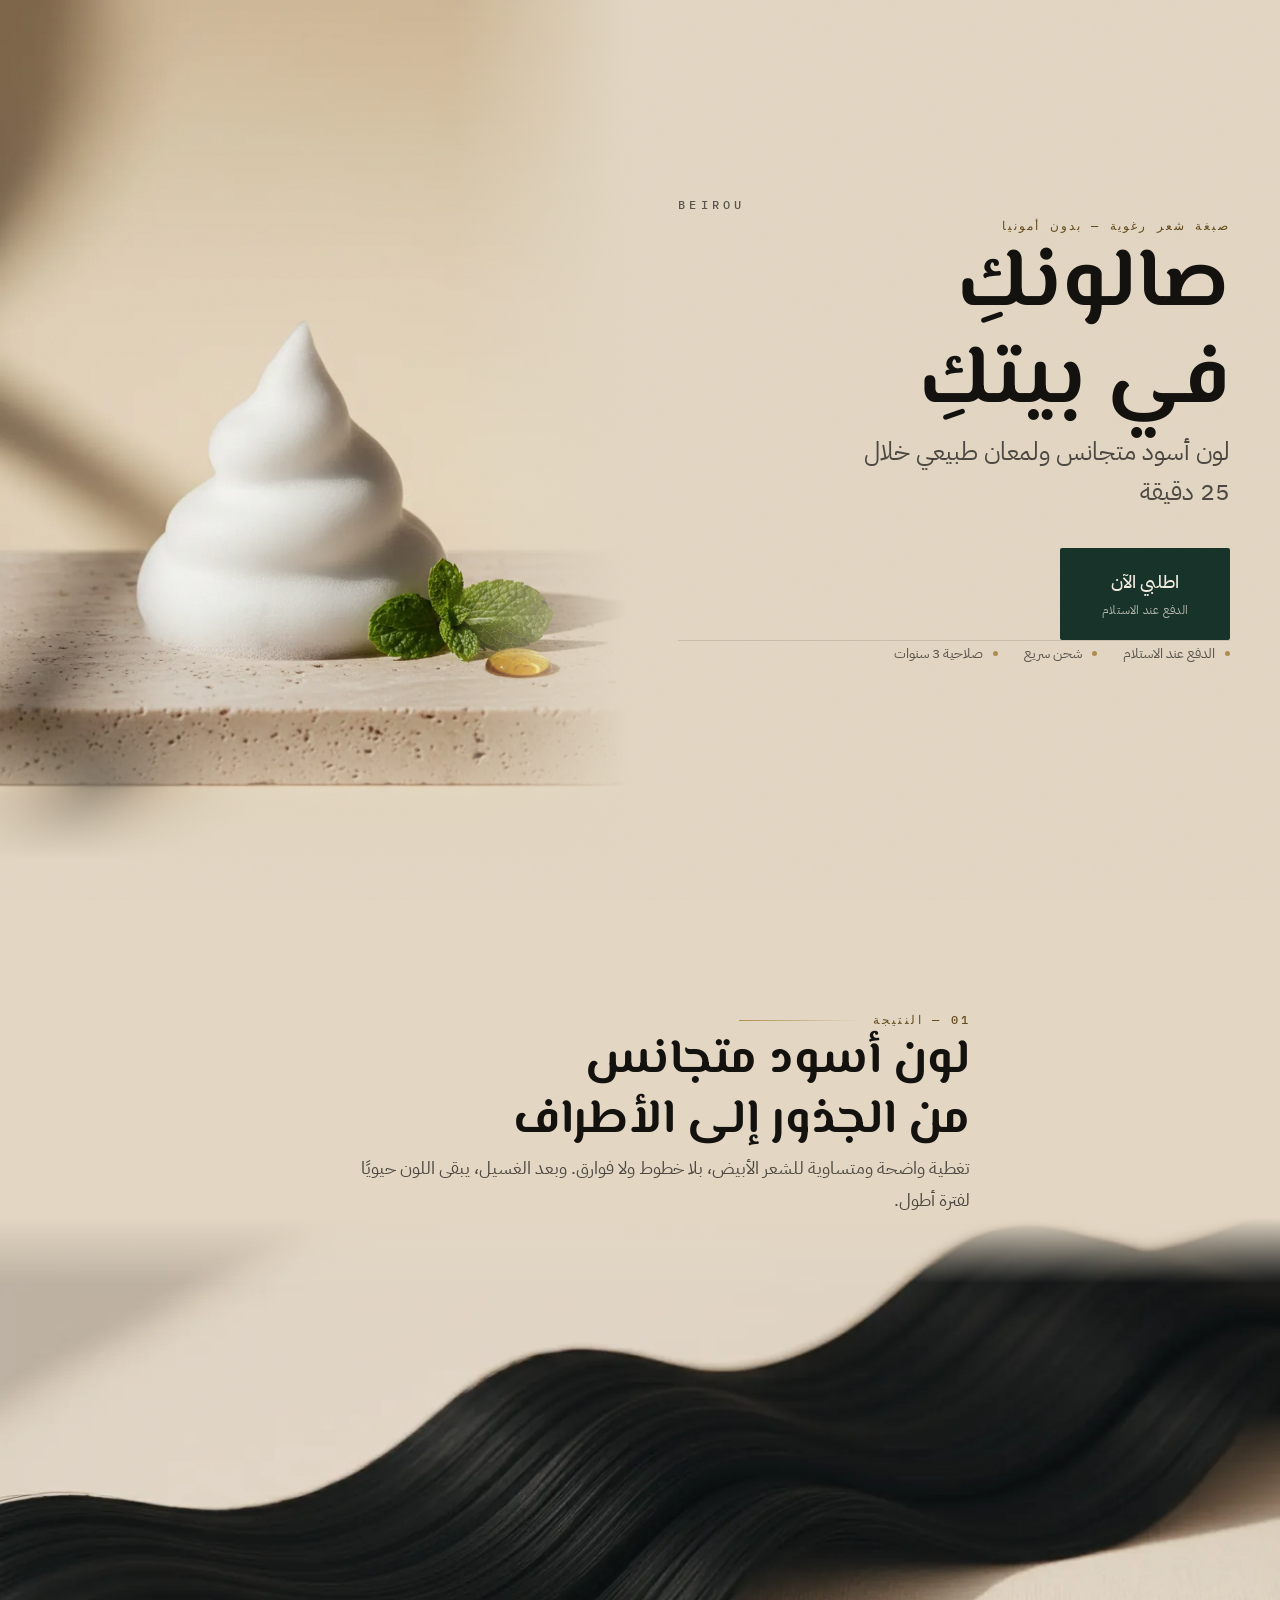
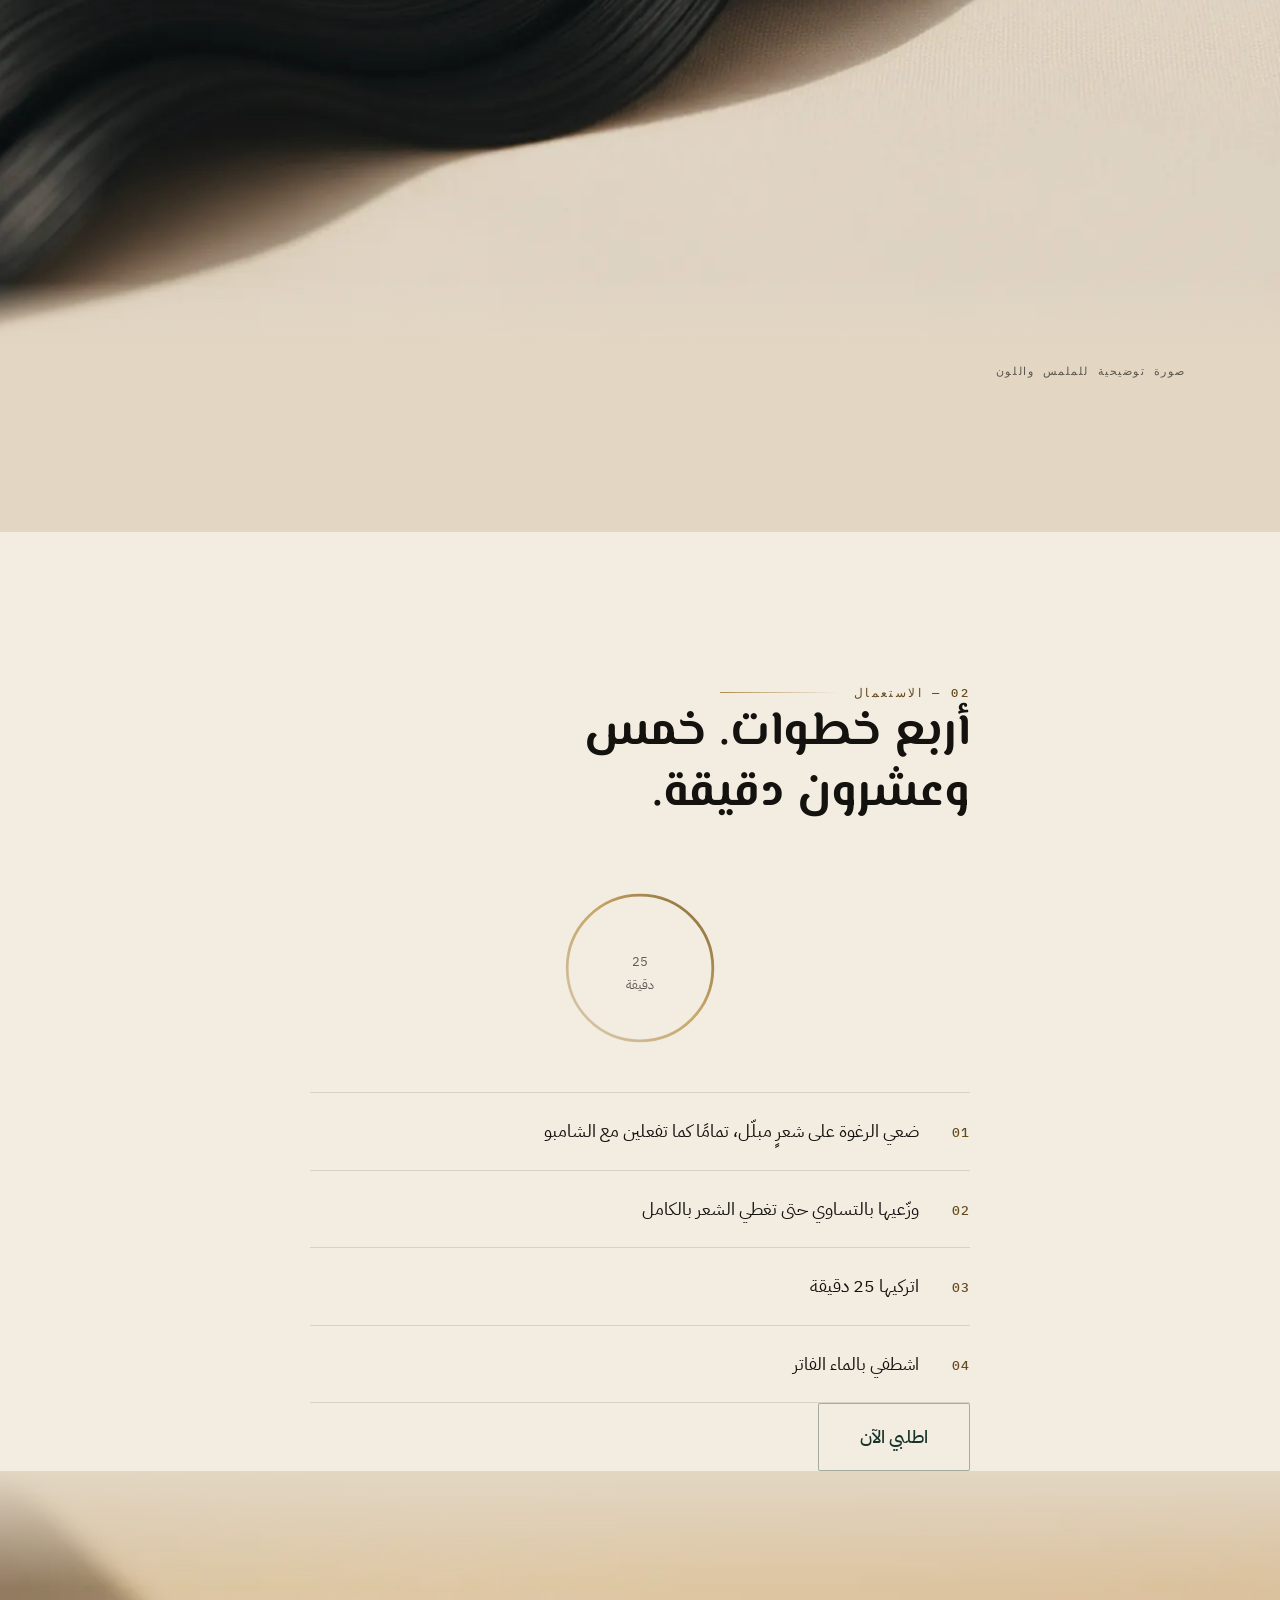
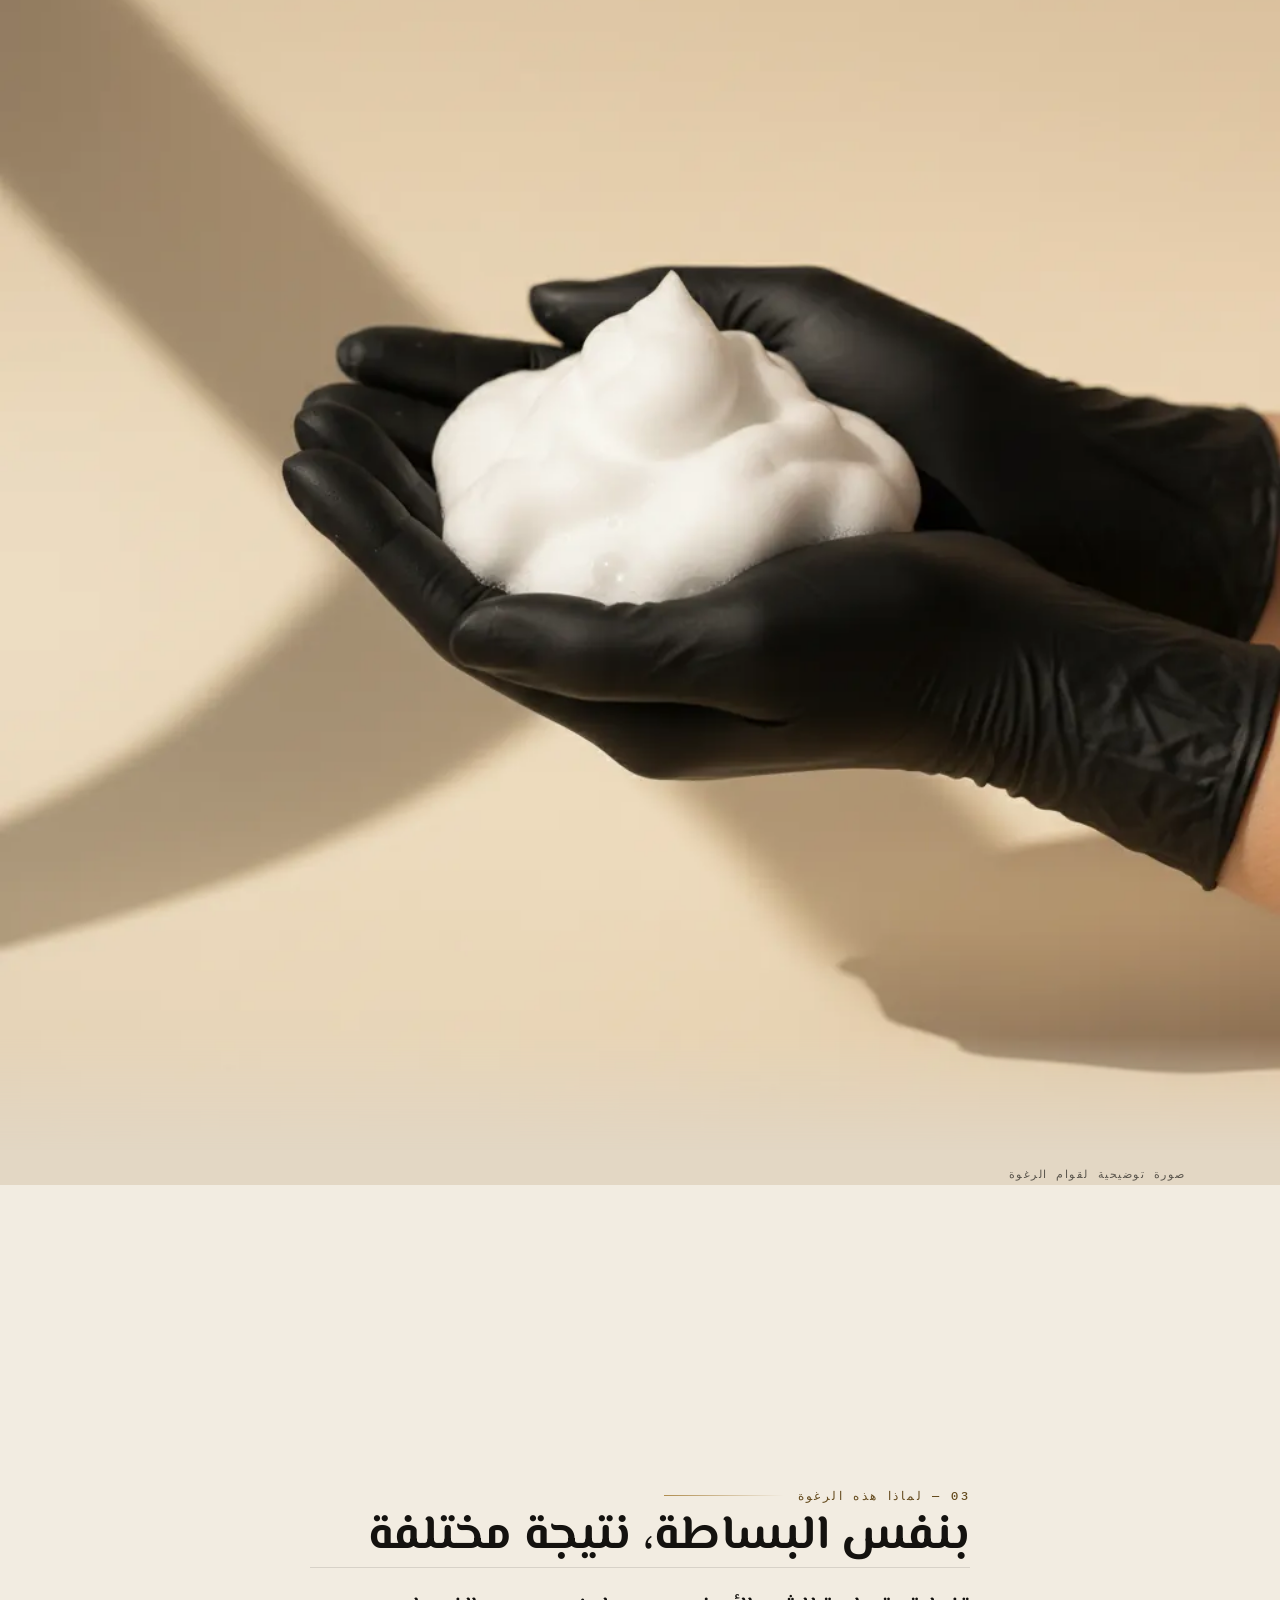
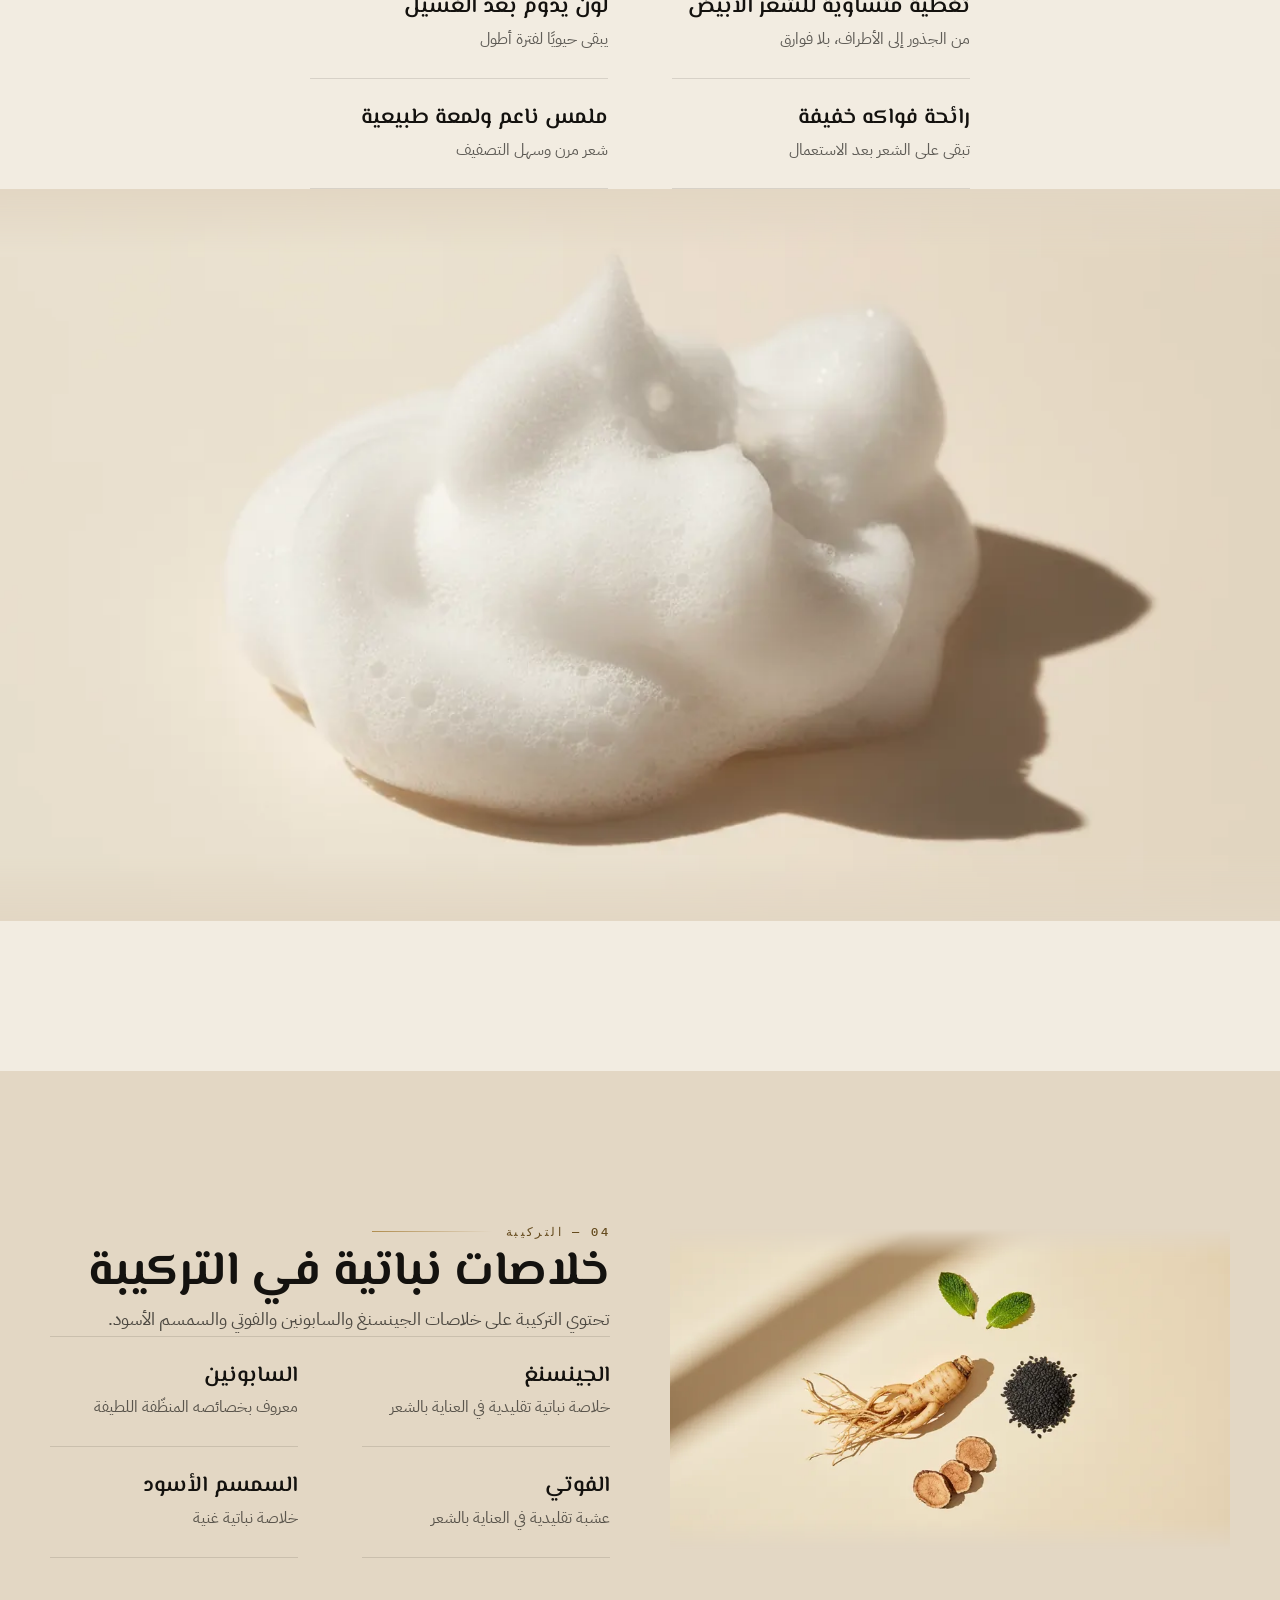
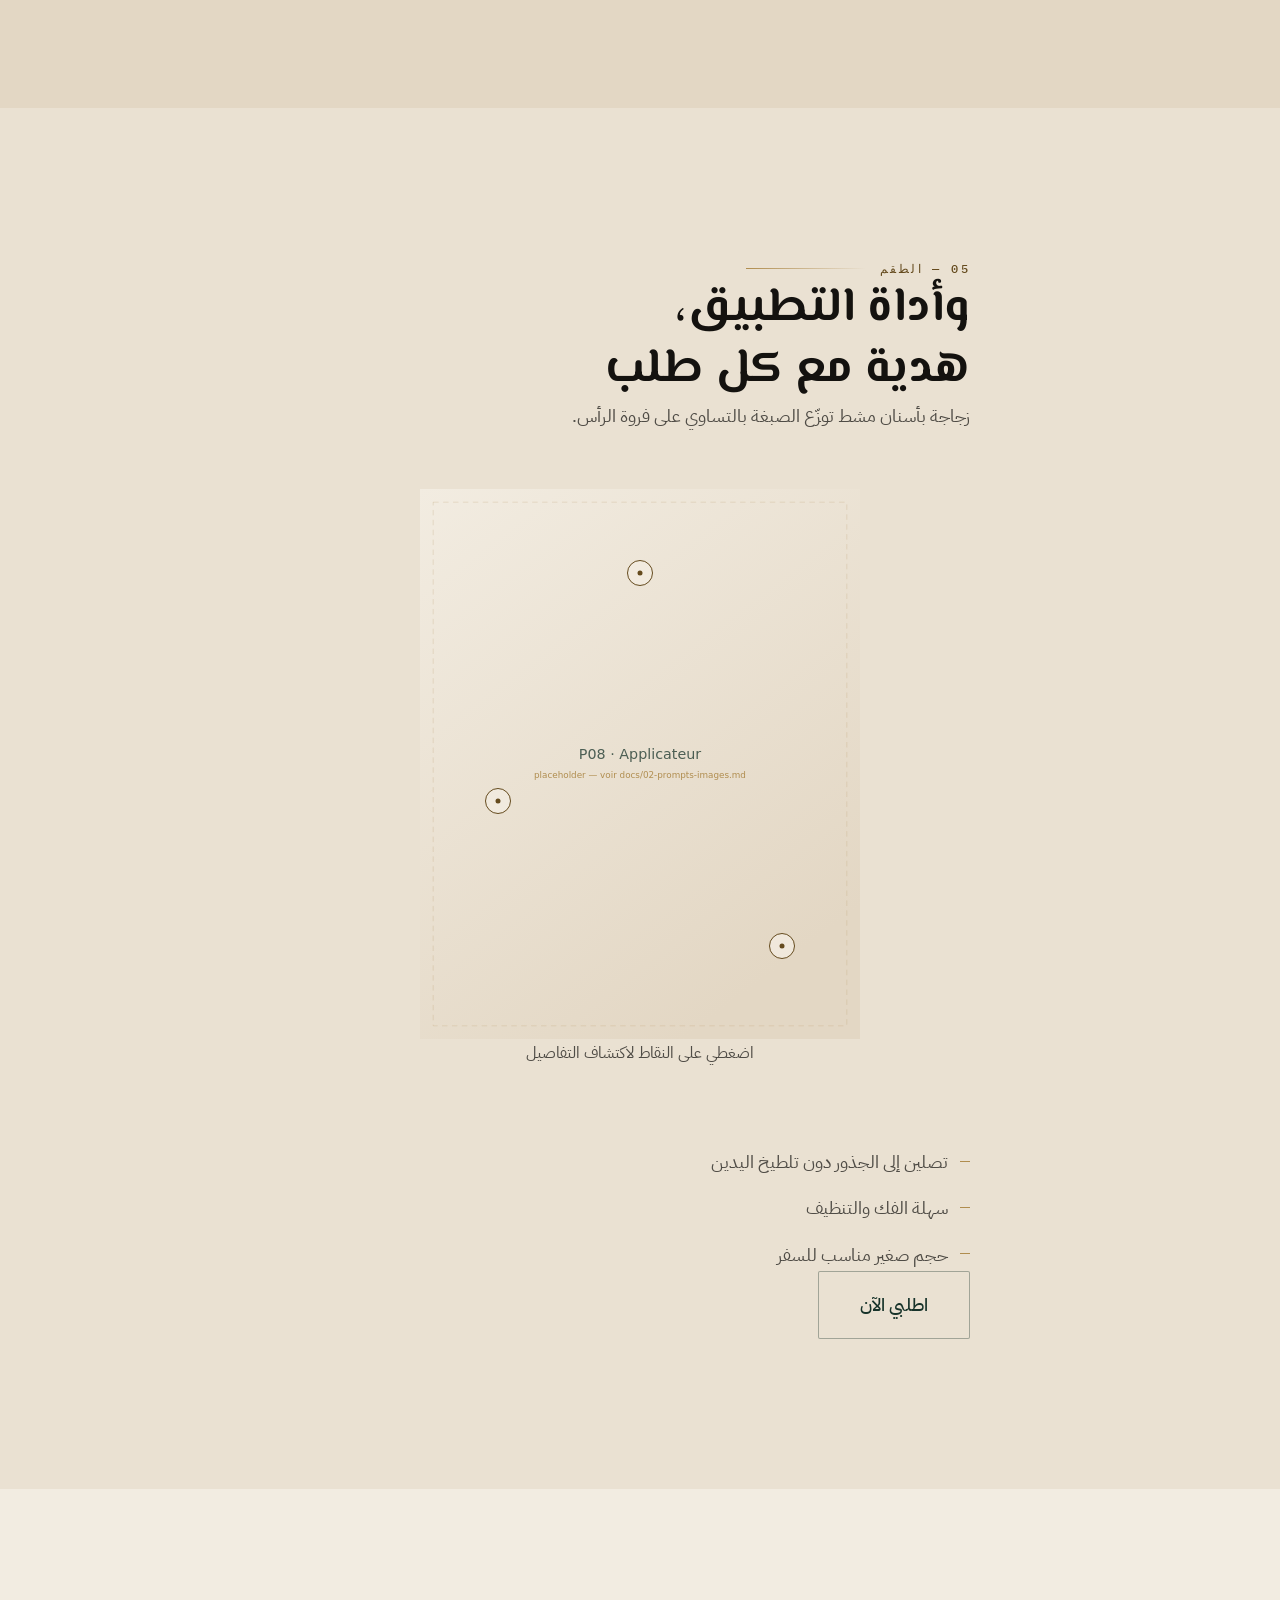
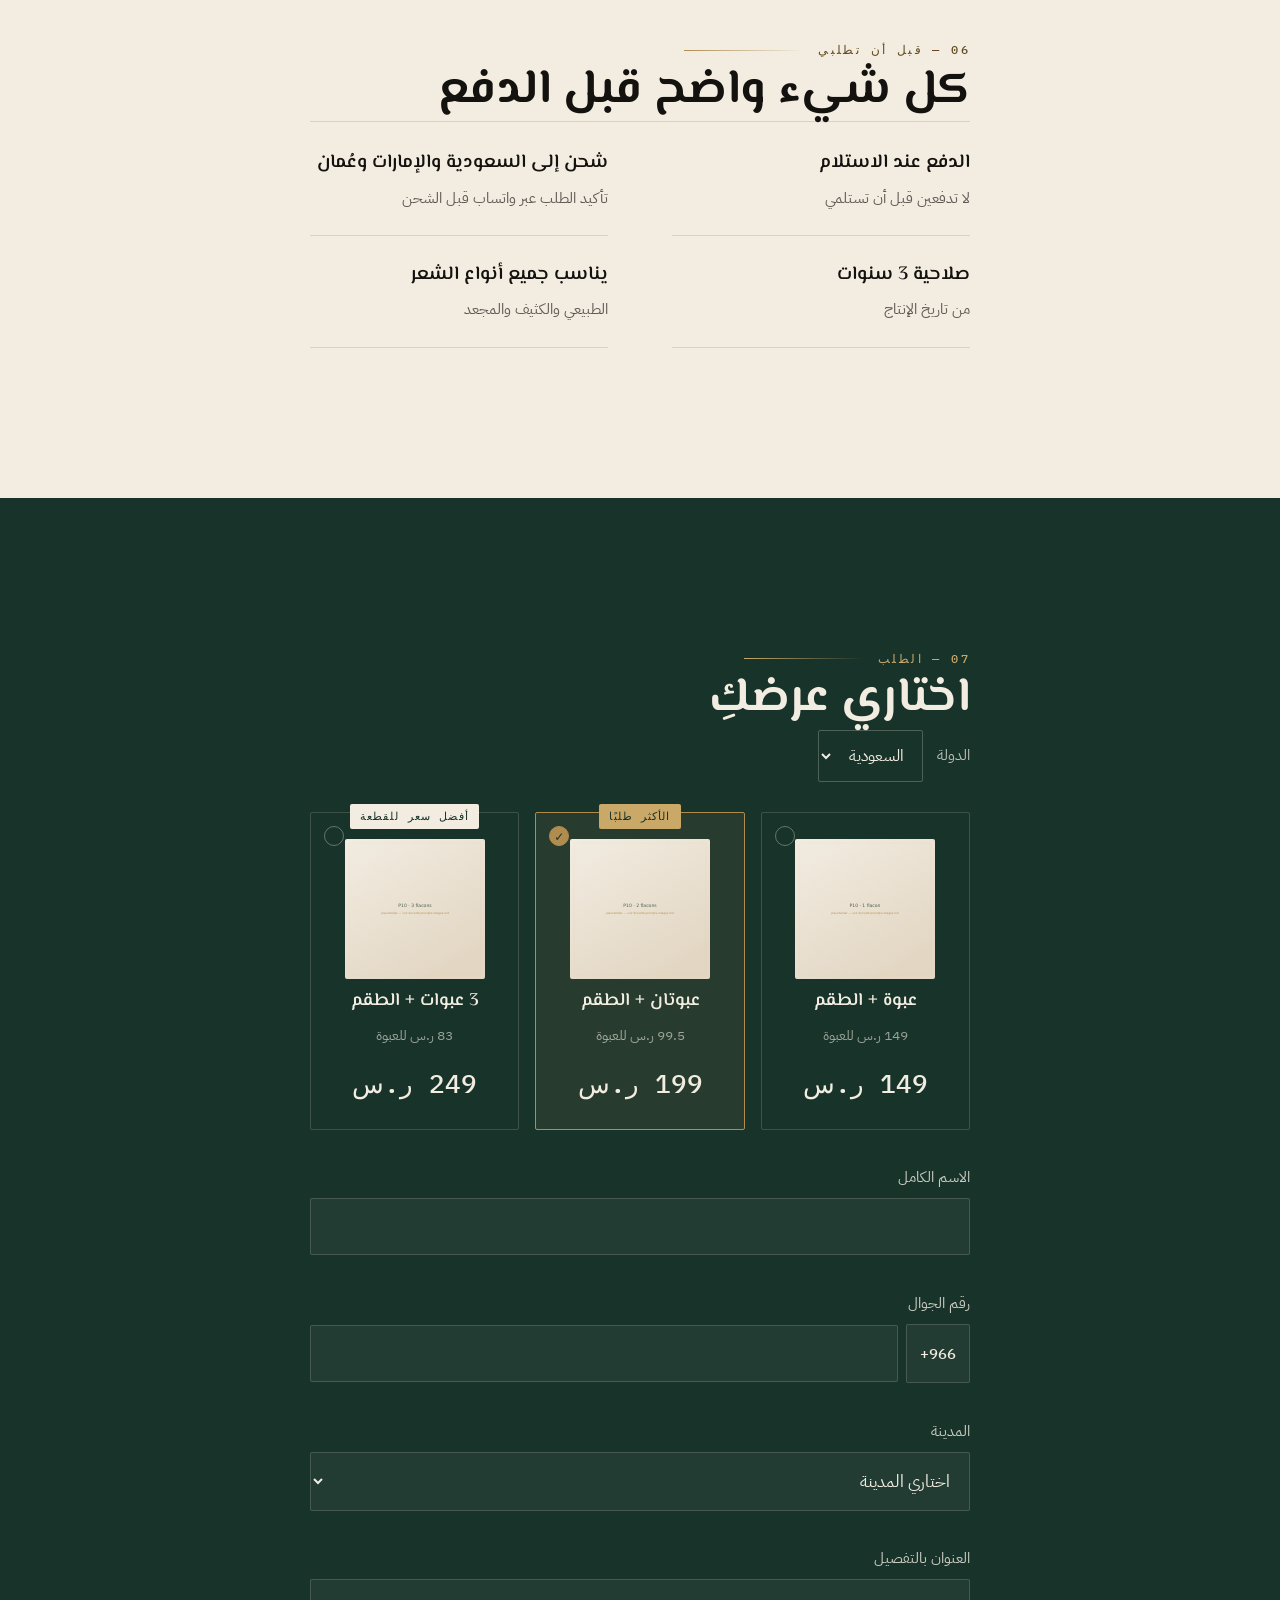
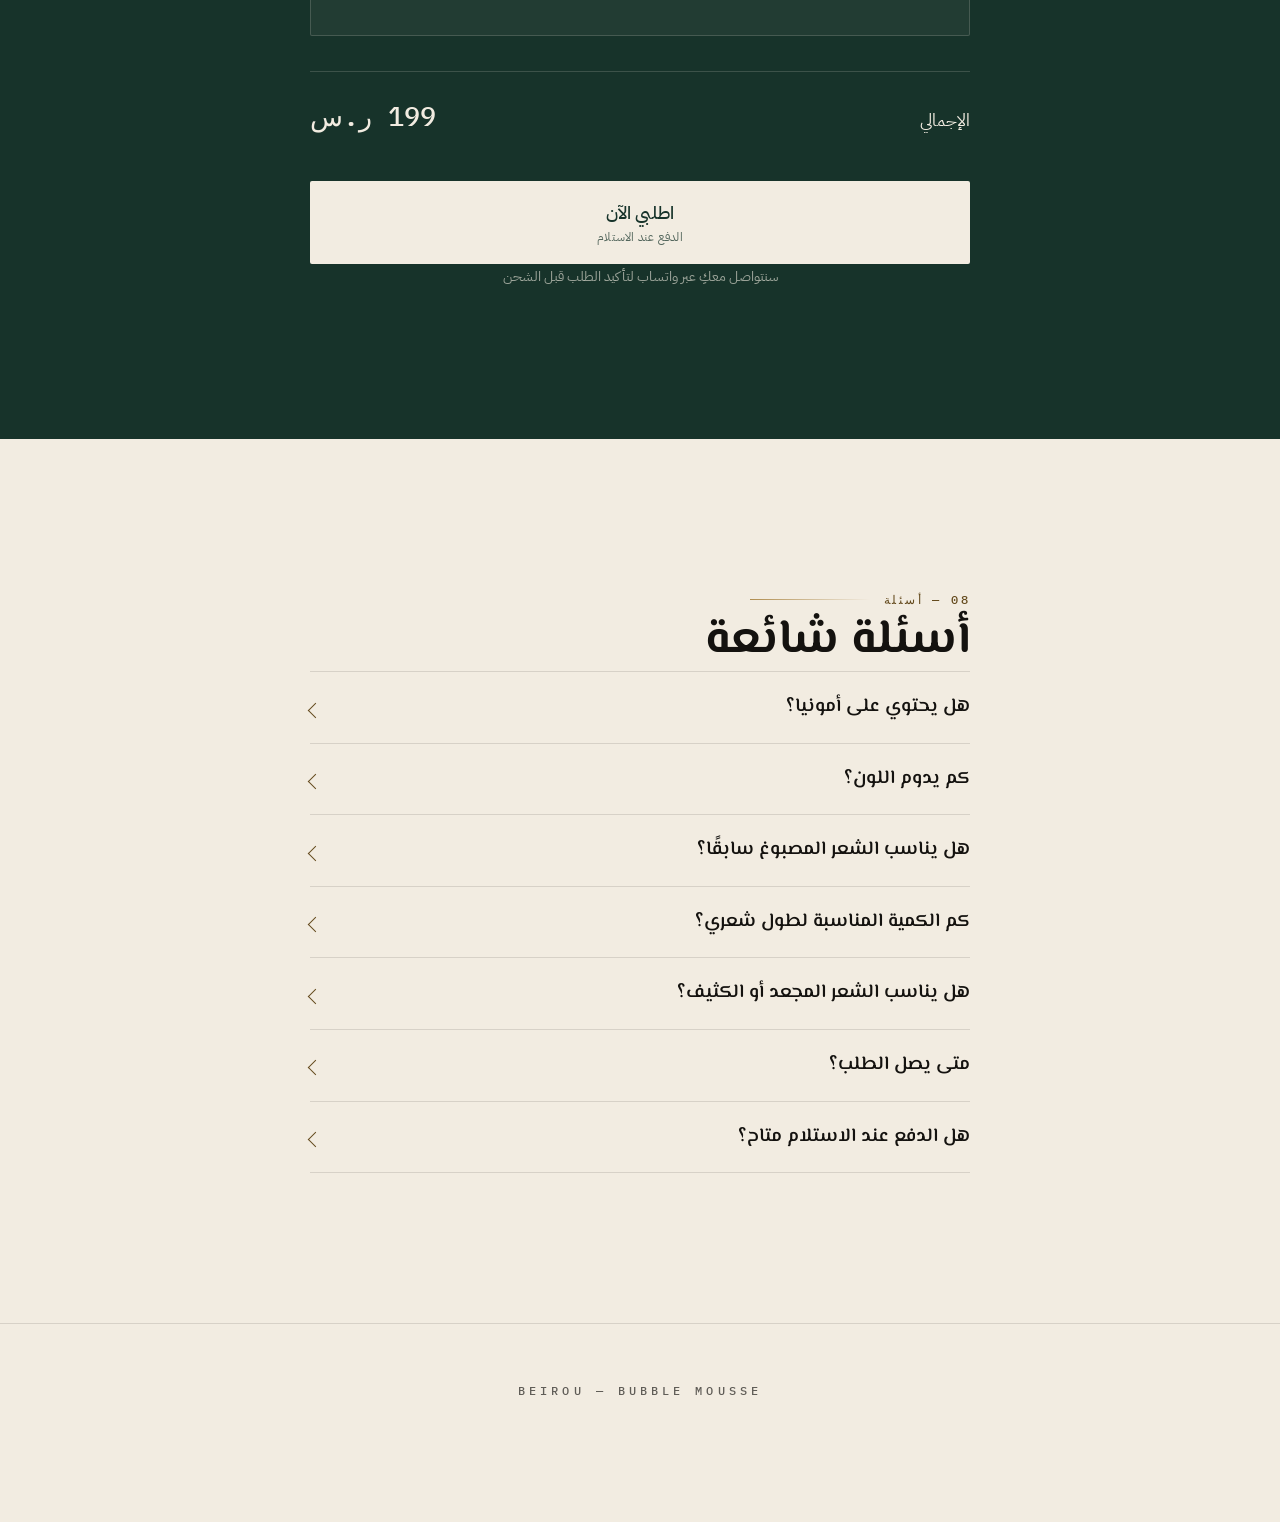
<file: experiments/bubble-mousse-premium/prototype/index.html>
<!doctype html>
<html lang="ar" dir="rtl">
<head>
<meta charset="utf-8">
<meta name="viewport" content="width=device-width, initial-scale=1, viewport-fit=cover">
<title>Bubble Mousse — صالونكِ في بيتكِ</title>
<meta name="description" content="صبغة شعر رغوية بلون أسود متجانس ولمعان طبيعي خلال 25 دقيقة. الدفع عند الاستلام.">
<meta name="theme-color" content="#E3D7C4">
<link rel="icon" href="data:image/svg+xml,%3Csvg xmlns='http://www.w3.org/2000/svg' viewBox='0 0 32 32'%3E%3Crect width='32' height='32' fill='%23E3D7C4'/%3E%3Ccircle cx='16' cy='16' r='9' fill='none' stroke='%23654B1E' stroke-width='2'/%3E%3C/svg%3E">

<!-- Les deux fontes arabes du premier écran. Le reste est chargé sans priorité. -->
<link rel="preload" as="font" type="font/woff2" href="font/messiri-700-ar.woff2" crossorigin>
<link rel="preload" as="font" type="font/woff2" href="font/plexar-400-ar.woff2" crossorigin>
<link rel="stylesheet" href="font/fonts.css">
<link rel="stylesheet" href="lp-bm.css">
</head>
<body class="lp-bm">

<!-- Le masquage des révélations n'est activé que si le script s'exécute.
     Posé pendant l'analyse du document pour éviter tout scintillement. -->
<script>document.body.classList.add('lp-bm-js');</script>

<div class="lp-bm-grain" aria-hidden="true"></div>

<!-- Dégradé de l'anneau signature : l'or se comporte comme une lumière. -->
<svg width="0" height="0" aria-hidden="true" focusable="false" style="position:absolute">
  <defs>
    <linearGradient id="lp-bm-ring" x1="0" y1="0" x2="1" y2="1">
      <stop offset="0%"   stop-color="#B08D4F" stop-opacity=".2"/>
      <stop offset="55%"  stop-color="#C9A868" stop-opacity="1"/>
      <stop offset="100%" stop-color="#7A5D27" stop-opacity=".9"/>
    </linearGradient>
  </defs>
</svg>

<!-- ============ 1 · HERO ============ -->
<header class="lp-bm-hero">
    <div class="lp-bm-hero__body">
      <p class="lp-bm-mark">BEIROU</p>
      <p class="lp-bm-eyebrow">صبغة شعر رغوية — بدون أمونيا</p>
      <h1 class="lp-bm-h1">صالونكِ<br>في بيتكِ</h1>
      <p class="lp-bm-lede">لون أسود متجانس ولمعان طبيعي خلال 25 دقيقة</p>
      <a href="#offre" class="lp-bm-btn lp-bm-btn--primary">
        اطلبي الآن<span class="lp-bm-btn__sub">الدفع عند الاستلام</span>
      </a>
      <ul class="lp-bm-strip">
        <li>الدفع عند الاستلام</li>
        <li>شحن سريع</li>
        <li>صلاحية 3 سنوات</li>
      </ul>
    </div>

    <figure class="lp-bm-hero__media">
      <!-- EMPLACEMENT RÉSERVÉ : packshot réel du flacon. L'image ci-dessous
           montre la matière (la mousse), jamais un flacon inventé. -->
      <img src="img/hero.webp"
           srcset="img/hero-sm.webp 640w, img/hero.webp 900w"
           sizes="(min-width: 980px) 52vw, 100vw"
           alt="رغوة بيضاء كثيفة على سطح حجري، بإضاءة جانبية"
           width="900" height="1233" fetchpriority="high" decoding="async">
    </figure>
</header>

<main>

<!-- ============ 2 · LE RÉSULTAT ============ -->
<section class="lp-bm-sec lp-bm-sec--result" aria-labelledby="t-result">
  <div class="lp-bm-wrap lp-bm-narrow">
    <p class="lp-bm-chap">01 — النتيجة</p>
    <h2 id="t-result" class="lp-bm-h2 js-reveal">لون أسود متجانس من الجذور إلى الأطراف</h2>
    <p class="lp-bm-p js-reveal" style="--d:60ms">
      تغطية واضحة ومتساوية للشعر الأبيض، بلا خطوط ولا فوارق.
      وبعد الغسيل، يبقى اللون حيويًا لفترة أطول.
    </p>
  </div>

  <figure class="lp-bm-bleed lp-bm-bleed--fade js-reveal" style="--d:120ms">
    <img src="img/result.webp"
         srcset="img/result-sm.webp 800w, img/result.webp 1344w"
         sizes="100vw"
         alt="خصلة شعر أسود لامع ممتدة على سطح فاتح"
         width="1344" height="768" loading="lazy" decoding="async">
    <figcaption class="lp-bm-figcap lp-bm-wrap">صورة توضيحية للملمس واللون</figcaption>
  </figure>
  <!-- EMPLACEMENT RÉSERVÉ : photos de résultat RÉELLES.
       Aucune preuve de résultat ne doit être fabriquée. Pas d'avant/après. -->
</section>

<!-- ============ 3 · LES 25 MINUTES — animation signature ============ -->
<section class="lp-bm-sec lp-bm-sec--defer" aria-labelledby="t-steps">
  <div class="lp-bm-wrap lp-bm-narrow">
    <p class="lp-bm-chap">02 — الاستعمال</p>
    <h2 id="t-steps" class="lp-bm-h2 js-reveal">أربع خطوات. خمس وعشرون دقيقة.</h2>

    <div class="lp-bm-timer js-reveal" data-timer>
      <svg class="lp-bm-timer__svg" viewBox="0 0 120 120" aria-hidden="true">
        <circle class="lp-bm-timer__track" cx="60" cy="60" r="52"/>
        <circle class="lp-bm-timer__fill"  cx="60" cy="60" r="52"/>
      </svg>
      <p class="lp-bm-timer__num"><span data-count aria-hidden="true">25</span>
        <span>دقيقة</span></p>
      <p class="lp-bm-sr">مدة ترك الرغوة على الشعر: 25 دقيقة</p>
    </div>

    <ol class="lp-bm-steps">
      <li class="js-reveal"><span class="lp-bm-steps__n">01</span>ضعي الرغوة على شعرٍ مبلّل، تمامًا كما تفعلين مع الشامبو</li>
      <li class="js-reveal" style="--d:50ms"><span class="lp-bm-steps__n">02</span>وزّعيها بالتساوي حتى تغطي الشعر بالكامل</li>
      <li class="js-reveal" style="--d:100ms"><span class="lp-bm-steps__n">03</span>اتركيها 25 دقيقة</li>
      <li class="js-reveal" style="--d:150ms"><span class="lp-bm-steps__n">04</span>اشطفي بالماء الفاتر</li>
    </ol>

    <p class="lp-bm-cta-inline"><a href="#offre" class="lp-bm-btn lp-bm-btn--ghost">اطلبي الآن</a></p>
  </div>

  <figure class="lp-bm-bleed lp-bm-bleed--fade js-reveal">
    <img src="img/gesture.webp"
         srcset="img/gesture-sm.webp 640w, img/gesture.webp 1024w"
         sizes="(min-width: 980px) 70vw, 100vw"
         alt="يدان بقفازين سوداوين تحملان كمية من الرغوة البيضاء"
         width="1024" height="1024" loading="lazy" decoding="async">
    <figcaption class="lp-bm-figcap lp-bm-wrap">صورة توضيحية لقوام الرغوة</figcaption>
  </figure>
</section>

<!-- ============ 4 · BÉNÉFICES ============ -->
<section class="lp-bm-sec lp-bm-sec--defer" aria-labelledby="t-benefits">
  <div class="lp-bm-wrap lp-bm-narrow">
    <p class="lp-bm-chap">03 — لماذا هذه الرغوة</p>
    <h2 id="t-benefits" class="lp-bm-h2 js-reveal">بنفس البساطة، نتيجة مختلفة</h2>
    <dl class="lp-bm-benefits">
      <div class="js-reveal"><dt>تغطية متساوية للشعر الأبيض</dt><dd>من الجذور إلى الأطراف، بلا فوارق</dd></div>
      <div class="js-reveal" style="--d:50ms"><dt>لون يدوم بعد الغسيل</dt><dd>يبقى حيويًا لفترة أطول</dd></div>
      <div class="js-reveal" style="--d:100ms"><dt>رائحة فواكه خفيفة</dt><dd>تبقى على الشعر بعد الاستعمال</dd></div>
      <div class="js-reveal" style="--d:150ms"><dt>ملمس ناعم ولمعة طبيعية</dt><dd>شعر مرن وسهل التصفيف</dd></div>
    </dl>
  </div>

  <figure class="lp-bm-bleed lp-bm-bleed--fade js-reveal">
    <img src="img/foam.webp"
         srcset="img/foam-sm.webp 700w, img/foam.webp 1200w"
         sizes="100vw"
         alt="قوام الرغوة عن قرب"
         width="1200" height="686" loading="lazy" decoding="async">
  </figure>
</section>

<!-- ============ 5 · BOTANIQUE ============ -->
<section class="lp-bm-sec lp-bm-sec--botanical lp-bm-sec--defer" aria-labelledby="t-bot">
  <div class="lp-bm-wrap lp-bm-two">
    <figure class="lp-bm-bleed lp-bm-bleed--fade js-reveal">
      <img src="img/botanical.webp"
           srcset="img/botanical-sm.webp 800w, img/botanical.webp 1344w"
           sizes="(min-width: 980px) 48vw, 100vw"
           alt="جذر الجينسنغ وحبوب السمسم الأسود وأوراق نباتية"
           width="1344" height="768" loading="lazy" decoding="async">
    </figure>
    <div>
      <p class="lp-bm-chap">04 — التركيبة</p>
      <h2 id="t-bot" class="lp-bm-h2 js-reveal">خلاصات نباتية في التركيبة</h2>
      <p class="lp-bm-p js-reveal" style="--d:50ms">
        تحتوي التركيبة على خلاصات الجينسنغ والسابونين والفوتي والسمسم الأسود.
      </p>
      <!-- Formulation volontairement descriptive : ce que la formule CONTIENT,
           jamais ce que les extraits FONT. Ne pas ajouter « صبغة نباتية ». -->
      <dl class="lp-bm-actives">
        <div class="js-reveal"><dt>الجينسنغ</dt><dd>خلاصة نباتية تقليدية في العناية بالشعر</dd></div>
        <div class="js-reveal" style="--d:50ms"><dt>السابونين</dt><dd>معروف بخصائصه المنظّفة اللطيفة</dd></div>
        <div class="js-reveal" style="--d:100ms"><dt>الفوتي</dt><dd>عشبة تقليدية في العناية بالشعر</dd></div>
        <div class="js-reveal" style="--d:150ms"><dt>السمسم الأسود</dt><dd>خلاصة نباتية غنية</dd></div>
      </dl>
    </div>
  </div>
</section>

<!-- ============ 6 · LE KIT OFFERT ============ -->
<section class="lp-bm-sec lp-bm-sec--kit lp-bm-sec--defer" aria-labelledby="t-kit">
  <div class="lp-bm-wrap lp-bm-narrow">
    <p class="lp-bm-chap">05 — الطقم</p>
    <h2 id="t-kit" class="lp-bm-h2 js-reveal">وأداة التطبيق، هدية مع كل طلب</h2>
    <p class="lp-bm-p js-reveal" style="--d:50ms">زجاجة بأسنان مشط توزّع الصبغة بالتساوي على فروة الرأس.</p>
  </div>

  <!-- EMPLACEMENT RÉSERVÉ : photo réelle de l'applicateur.
       Le tracé ci-dessous est un repère de mise en page, pas un produit. -->
  <div class="lp-bm-wrap lp-bm-hotspots js-reveal">
    <img src="img/applicator.svg" alt="زجاجة التطبيق بأسنان مشط"
         width="800" height="1000" loading="lazy" decoding="async">
    <button class="lp-bm-hs" style="--x:50%; --y:14%" data-hs="أسنان مشط توزّع الصبغة بالتساوي" aria-label="أسنان المشط"></button>
    <button class="lp-bm-hs" style="--x:62%; --y:52%" data-hs="خطوط قياس للتحكم بالكمية" aria-label="خطوط القياس"></button>
    <button class="lp-bm-hs" style="--x:38%; --y:76%" data-hs="بلاستيك مرن يمكن ضغطه بيد واحدة" aria-label="الجسم المرن"></button>
    <p class="lp-bm-hs__out" data-hs-out role="status">اضغطي على النقاط لاكتشاف التفاصيل</p>
  </div>

  <div class="lp-bm-wrap lp-bm-narrow">
    <ul class="lp-bm-list js-reveal">
      <li>تصلين إلى الجذور دون تلطيخ اليدين</li>
      <li>سهلة الفك والتنظيف</li>
      <li>حجم صغير مناسب للسفر</li>
    </ul>
    <p class="lp-bm-cta-inline"><a href="#offre" class="lp-bm-btn lp-bm-btn--ghost">اطلبي الآن</a></p>
  </div>
</section>

<!-- ============ 7 · RÉASSURANCE ============ -->
<section class="lp-bm-sec lp-bm-sec--defer" aria-labelledby="t-trust">
  <div class="lp-bm-wrap lp-bm-narrow">
    <p class="lp-bm-chap">06 — قبل أن تطلبي</p>
    <h2 id="t-trust" class="lp-bm-h2 js-reveal">كل شيء واضح قبل الدفع</h2>
    <ul class="lp-bm-trust">
      <li class="js-reveal"><strong>الدفع عند الاستلام</strong><span>لا تدفعين قبل أن تستلمي</span></li>
      <li class="js-reveal" style="--d:50ms"><strong>شحن إلى السعودية والإمارات وعُمان</strong><span>تأكيد الطلب عبر واتساب قبل الشحن</span></li>
      <li class="js-reveal" style="--d:100ms"><strong>صلاحية 3 سنوات</strong><span>من تاريخ الإنتاج</span></li>
      <li class="js-reveal" style="--d:150ms"><strong>يناسب جميع أنواع الشعر</strong><span>الطبيعي والكثيف والمجعد</span></li>
    </ul>
    <!-- EMPLACEMENT RÉSERVÉ : avis clients RÉELS uniquement.
         Si aucun avis authentique n'est disponible, cette zone reste absente. -->
  </div>
</section>

<!-- ============ 8 · OFFRE + COMMANDE ============ -->
<section class="lp-bm-sec lp-bm-sec--offer" id="offre" aria-labelledby="t-offer">
  <div class="lp-bm-wrap lp-bm-narrow">
    <p class="lp-bm-chap">07 — الطلب</p>
    <h2 id="t-offer" class="lp-bm-h2">اختاري عرضكِ</h2>

    <div class="lp-bm-country">
      <label for="country">الدولة</label>
      <select id="country" name="country" data-country>
        <option value="SA" selected>السعودية</option>
        <option value="AE">الإمارات</option>
        <option value="OM">عُمان</option>
      </select>
    </div>

    <form class="lp-bm-form" data-form novalidate>
      <fieldset class="lp-bm-tiers">
        <legend class="lp-bm-sr">اختاري العرض</legend>

        <label class="lp-bm-tier">
          <span class="lp-bm-tier__check" aria-hidden="true"></span>
          <input type="radio" name="tier" value="1" data-tier="1">
          <img src="img/pack-1.svg" alt="" width="800" height="800" loading="lazy">
          <span class="lp-bm-tier__name">عبوة + الطقم</span>
          <span class="lp-bm-tier__price" data-price="1"></span>
          <span class="lp-bm-tier__unit" data-unit="1"></span>
        </label>

        <label class="lp-bm-tier lp-bm-tier--best">
          <span class="lp-bm-tier__check" aria-hidden="true"></span>
          <input type="radio" name="tier" value="2" data-tier="2" checked>
          <span class="lp-bm-tier__badge">الأكثر طلبًا</span>
          <img src="img/pack-2.svg" alt="" width="800" height="800" loading="lazy">
          <span class="lp-bm-tier__name">عبوتان + الطقم</span>
          <span class="lp-bm-tier__price" data-price="2"></span>
          <span class="lp-bm-tier__unit" data-unit="2"></span>
        </label>

        <label class="lp-bm-tier">
          <span class="lp-bm-tier__check" aria-hidden="true"></span>
          <input type="radio" name="tier" value="3" data-tier="3">
          <span class="lp-bm-tier__badge lp-bm-tier__badge--alt">أفضل سعر للقطعة</span>
          <img src="img/pack-3.svg" alt="" width="800" height="800" loading="lazy">
          <span class="lp-bm-tier__name">3 عبوات + الطقم</span>
          <span class="lp-bm-tier__price" data-price="3"></span>
          <span class="lp-bm-tier__unit" data-unit="3"></span>
        </label>
      </fieldset>

      <div class="lp-bm-field">
        <label for="fullname">الاسم الكامل</label>
        <input id="fullname" name="fullname" type="text" autocomplete="name" aria-describedby="err-fullname" required>
        <p class="lp-bm-err" id="err-fullname" data-err="fullname" aria-live="polite"></p>
      </div>

      <div class="lp-bm-field">
        <label for="phone">رقم الجوال</label>
        <div class="lp-bm-phone">
          <span class="lp-bm-phone__cc" data-cc>+966</span>
          <input id="phone" name="phone" type="tel" inputmode="numeric"
                 autocomplete="tel-national" aria-describedby="err-phone" required>
        </div>
        <p class="lp-bm-err" id="err-phone" data-err="phone" aria-live="polite"></p>
      </div>

      <div class="lp-bm-field">
        <label for="city">المدينة</label>
        <select id="city" name="city" data-city aria-describedby="err-city" required></select>
        <p class="lp-bm-err" id="err-city" data-err="city" aria-live="polite"></p>
      </div>

      <div class="lp-bm-field">
        <label for="address">العنوان بالتفصيل</label>
        <input id="address" name="address" type="text" autocomplete="street-address" aria-describedby="err-address" required>
        <p class="lp-bm-err" id="err-address" data-err="address" aria-live="polite"></p>
      </div>

      <div class="lp-bm-total">
        <span>الإجمالي</span>
        <strong data-total></strong>
      </div>

      <button type="submit" class="lp-bm-btn lp-bm-btn--primary lp-bm-btn--block">
        اطلبي الآن<span class="lp-bm-btn__sub">الدفع عند الاستلام</span>
      </button>
      <p class="lp-bm-note">سنتواصل معكِ عبر واتساب لتأكيد الطلب قبل الشحن</p>
      <p class="lp-bm-ok" data-ok tabindex="-1" hidden>تم استلام طلبكِ. سنتواصل معكِ قريبًا لتأكيده.</p>
    </form>
  </div>
</section>

<!-- ============ 9 · FAQ ============ -->
<section class="lp-bm-sec lp-bm-sec--defer" aria-labelledby="t-faq">
  <div class="lp-bm-wrap lp-bm-narrow">
    <p class="lp-bm-chap">08 — أسئلة</p>
    <h2 id="t-faq" class="lp-bm-h2 js-reveal">أسئلة شائعة</h2>

    <details class="lp-bm-faq"><summary>هل يحتوي على أمونيا؟</summary>
      <p>المنتج مُعلن من الشركة المصنّعة على أنه خالٍ من الأمونيا.</p></details>

    <details class="lp-bm-faq"><summary>كم يدوم اللون؟</summary>
      <p>يبقى اللون حيويًا لفترة أطول بعد الغسيل. تختلف المدة حسب نوع الشعر وعدد مرات الغسيل.</p></details>

    <details class="lp-bm-faq"><summary>هل يناسب الشعر المصبوغ سابقًا؟</summary>
      <p>نعم، يمكن استعماله على الشعر المصبوغ سابقًا. يُنصح بتجربة كمية صغيرة على خصلة أولًا.</p></details>

    <details class="lp-bm-faq"><summary>كم الكمية المناسبة لطول شعري؟</summary>
      <p>تعتمد الكمية على طول الشعر وكثافته. خطوط القياس على زجاجة التطبيق تساعدكِ على التحكم بالجرعة.</p></details>

    <details class="lp-bm-faq"><summary>هل يناسب الشعر المجعد أو الكثيف؟</summary>
      <p>نعم، يناسب جميع أنواع الشعر الطبيعي والكثيف والمجعد.</p></details>

    <details class="lp-bm-faq"><summary>متى يصل الطلب؟</summary>
      <p><!-- À REMPLIR : délais réels par pays --><em>[في انتظار مدة الشحن الفعلية لكل دولة]</em></p></details>

    <details class="lp-bm-faq"><summary>هل الدفع عند الاستلام متاح؟</summary>
      <p>نعم. تدفعين للمندوب عند استلام الطلب.</p></details>
  </div>
</section>

</main>

<footer class="lp-bm-foot">
  <p>BEIROU — BUBBLE MOUSSE</p>
</footer>

<!-- Barre d'action fixe mobile : le prix y figure en permanence.
     Sur un modèle payé à la livraison, une surprise de prix devient un refus. -->
<div class="lp-bm-sticky" data-sticky hidden>
  <span class="lp-bm-sticky__price" data-sticky-price></span>
  <a href="#offre" class="lp-bm-btn lp-bm-btn--primary lp-bm-btn--sm">اطلبي الآن</a>
</div>

<script src="lp-bm.js" defer></script>
</body>
</html>
</file>
<file: experiments/bubble-mousse-premium/prototype/font/fonts.css>
/* Bubble Mousse — polices auto-hébergées, sous-ensembles arabe + latin.
   unicode-range : le latin n'est téléchargé que pour « BEIROU » et « +966 ».
   font-display: swap — le texte reste lisible pendant le chargement, ce qui
   compte davantage qu'un FOUT sur du trafic payant mobile. */

@font-face {
  font-family: "El Messiri"; font-style: normal; font-weight: 600;
  font-display: swap; src: url("messiri-600-ar.woff2") format("woff2");
  unicode-range: U+0600-06FF, U+0750-077F, U+0870-088E, U+08A0-08FF,
                 U+FB50-FDFF, U+FE70-FEFF, U+200C-200E, U+2010-2011, U+204F, U+2E41;
}
@font-face {
  font-family: "El Messiri"; font-style: normal; font-weight: 600;
  font-display: swap; src: url("messiri-600-lat.woff2") format("woff2");
  unicode-range: U+0000-00FF, U+0131, U+0152-0153, U+02BB-02BC, U+2000-206F, U+2212;
}
@font-face {
  font-family: "El Messiri"; font-style: normal; font-weight: 700;
  font-display: swap; src: url("messiri-700-ar.woff2") format("woff2");
  unicode-range: U+0600-06FF, U+0750-077F, U+0870-088E, U+08A0-08FF,
                 U+FB50-FDFF, U+FE70-FEFF, U+200C-200E, U+2010-2011, U+204F, U+2E41;
}
@font-face {
  font-family: "El Messiri"; font-style: normal; font-weight: 700;
  font-display: swap; src: url("messiri-700-lat.woff2") format("woff2");
  unicode-range: U+0000-00FF, U+0131, U+0152-0153, U+02BB-02BC, U+2000-206F, U+2212;
}

@font-face {
  font-family: "Plex Arabic"; font-style: normal; font-weight: 400;
  font-display: swap; src: url("plexar-400-ar.woff2") format("woff2");
  unicode-range: U+0600-06FF, U+0750-077F, U+0870-088E, U+08A0-08FF,
                 U+FB50-FDFF, U+FE70-FEFF, U+200C-200E, U+2010-2011, U+204F, U+2E41;
}
@font-face {
  font-family: "Plex Arabic"; font-style: normal; font-weight: 400;
  font-display: swap; src: url("plexar-400-lat.woff2") format("woff2");
  unicode-range: U+0000-00FF, U+0131, U+0152-0153, U+02BB-02BC, U+2000-206F, U+2212;
}
@font-face {
  font-family: "Plex Arabic"; font-style: normal; font-weight: 500;
  font-display: swap; src: url("plexar-500-ar.woff2") format("woff2");
  unicode-range: U+0600-06FF, U+0750-077F, U+0870-088E, U+08A0-08FF,
                 U+FB50-FDFF, U+FE70-FEFF, U+200C-200E, U+2010-2011, U+204F, U+2E41;
}
@font-face {
  font-family: "Plex Arabic"; font-style: normal; font-weight: 500;
  font-display: swap; src: url("plexar-500-lat.woff2") format("woff2");
  unicode-range: U+0000-00FF, U+0131, U+0152-0153, U+02BB-02BC, U+2000-206F, U+2212;
}

/* Chiffres et micro-libellés uniquement : latin suffit. */
@font-face {
  font-family: "Plex Mono"; font-style: normal; font-weight: 500;
  font-display: swap; src: url("plexmono-500-lat.woff2") format("woff2");
  unicode-range: U+0000-00FF, U+2000-206F;
}
</file>
<file: experiments/bubble-mousse-premium/prototype/lp-bm.css>
/* ==========================================================================
   Bubble Mousse — Concept A « الصالون الصامت »

   UNE SEULE IDÉE VISUELLE
   Une nature morte de salon : ivoire chaud, lumière rasante, ombres longues
   portées, et la mousse blanche comme unique matière. Toutes les photographies
   partagent ce fond ivoire ; la page adopte exactement le même ton pour que
   les images n'aient plus de bord et se fondent dans la mise en page.

   Conséquences de cette idée, appliquées partout :
   — pas de cartes, pas d'ombres portées d'interface : des filets d'un pixel ;
   — l'or n'est jamais un aplat, seulement une lumière (dégradé, trait fin) ;
   — la composition est asymétrique, tenue par une grille éditoriale ;
   — le grain photographique unifie photos et à-plats.

   Isolation : tout est préfixé .lp-bm. Aucun style global, aucune dépendance.
   RTL : propriétés logiques uniquement, aucun left/right codé en dur.
   ========================================================================== */

/* Les @font-face sont chargées par un <link> dans le document, et non par
   @import : @import créerait une chaîne de requêtes et retarderait le texte. */

.lp-bm {
  /* --- Ivoires : échantillonnés sur les photographies pour que les
         images pleine largeur n'aient pas de bord visible. --- */
  --ivory:        #F2ECE1;   /* fond de lecture */
  --ivory-2:      #EAE1D2;   /* chapitres secondaires */
  --ivory-3:      #E3D7C4;   /* fond des sections illustrées = fond des photos */
  --rule:         #14120f1f; /* filet : encre à 12 %, jamais une couleur grise */

  --green:        #17332A;
  --green-2:      #2E6B52;
  --gold:         #B08D4F;   /* lumière décorative uniquement */
  --gold-ink:     #654B1E;   /* texte et filets — 5,7:1 sur ivoire-3, 6,9:1 sur ivoire */
  --ink:          #14120F;
  --ink-70:       #14120Fb8;
  --ink-55:       #14120Fa8;  /* 5,0:1 sur ivoire-3 : lisible en 11 px */

  --pad:          clamp(20px, 5.5vw, 44px);
  --sec:          clamp(80px, 13vw, 150px);
  --radius:       2px;

  --f-display: "El Messiri", "Noto Naskh Arabic", Georgia, serif;
  --f-body:    "Plex Arabic", "IBM Plex Sans Arabic", "Segoe UI", system-ui, sans-serif;
  --f-mono:    "Plex Mono", ui-monospace, "SF Mono", Menlo, monospace;

  /* Mouvement : décélération marquée (Material 3 « emphasized decelerate »).
     Les durées d'interface restent courtes ; seule l'animation signature
     s'autorise une durée cinématographique. */
  --ease:      cubic-bezier(.05, .7, .1, 1);
  --in:        340ms;
  --out:       200ms;

  margin: 0;
  background: var(--ivory);
  color: var(--ink);
  font-family: var(--f-body);
  font-size: 17px;
  line-height: 1.8;
  font-synthesis: none;               /* jamais de gras ni d'italique simulés en arabe */
  -webkit-font-smoothing: antialiased;
  text-rendering: optimizeLegibility;
  overflow-x: clip;                   /* « hidden » casserait position: sticky */
}

.lp-bm *, .lp-bm *::before, .lp-bm *::after { box-sizing: border-box; }
/* height:auto neutralise les attributs width/height du HTML, qui sinon
   écrasent aspect-ratio et affichent les images à leur hauteur brute. */
.lp-bm img { max-width: 100%; height: auto; display: block; }
.lp-bm h1, .lp-bm h2, .lp-bm h3, .lp-bm p, .lp-bm dl, .lp-bm dd, .lp-bm ol,
.lp-bm ul, .lp-bm figure, .lp-bm blockquote { margin: 0; }
.lp-bm ol, .lp-bm ul { padding: 0; list-style: none; }

/* Grain : liant photographique entre les images et les à-plats.
   Posé en position: fixed pour ne pas être redessiné au scroll. */
.lp-bm-grain {
  position: fixed; inset: 0; z-index: 1;
  pointer-events: none;
  opacity: .05; mix-blend-mode: multiply;
  background-image: url("data:image/svg+xml,%3Csvg xmlns='http://www.w3.org/2000/svg' width='140' height='140'%3E%3Cfilter id='n'%3E%3CfeTurbulence type='fractalNoise' baseFrequency='.85' numOctaves='3'/%3E%3C/filter%3E%3Crect width='140' height='140' filter='url(%23n)'/%3E%3C/svg%3E");
}

.lp-bm-sr {
  position: absolute; inline-size: 1px; block-size: 1px;
  padding: 0; margin: -1px; overflow: hidden;
  clip-path: inset(50%); white-space: nowrap;
}

.lp-bm-wrap   { inline-size: min(100% - var(--pad) * 2, 1180px); margin-inline: auto; }
.lp-bm-narrow { inline-size: min(100% - var(--pad) * 2, 660px); }

/* ==========================================================================
   Typographie
   ========================================================================== */

/* L'arabe est une écriture liée : letter-spacing négatif détruit les
   ligatures. La règle typographique latine « resserrer les grands titres »
   ne se transpose pas. */
.lp-bm-h1, .lp-bm-h2, .lp-bm-h3 {
  font-family: var(--f-display);
  font-weight: 700;
  letter-spacing: normal;
  text-wrap: balance;
}

.lp-bm-h1 { font-size: clamp(42px, 10vw, 84px); line-height: 1.16; }
.lp-bm-h2 { font-size: clamp(29px, 5.8vw, 48px); line-height: 1.26; margin-block-end: 20px; }
.lp-bm-h3 { font-size: clamp(20px, 3vw, 24px); line-height: 1.4; font-weight: 600; }

/* Numéro de chapitre : la seule occurrence du monospace. Il donne l'échelle
   éditoriale sans ajouter une troisième famille de texte courant. */
.lp-bm-chap {
  display: flex; align-items: center; gap: 14px;
  font-family: var(--f-mono); font-size: 12px; font-weight: 500;
  letter-spacing: .2em; text-transform: uppercase;
  color: var(--gold-ink);
  margin-block-end: clamp(20px, 3vw, 32px);
}
.lp-bm-chap::after {
  content: ""; block-size: 1px; flex: 1; max-inline-size: 120px;
  background: linear-gradient(to left, transparent, var(--gold));
}
.lp-bm-sec--offer .lp-bm-chap { color: #C7A868; }
.lp-bm-sec--offer .lp-bm-chap::after {
  background: linear-gradient(to left, transparent, #C7A868);
}

.lp-bm-eyebrow {
  font-family: var(--f-mono); font-size: 12px; font-weight: 500;
  letter-spacing: .18em; text-transform: uppercase; color: var(--gold-ink);
}
.lp-bm-lede {
  font-size: clamp(19px, 4.2vw, 25px); line-height: 1.6;
  color: var(--ink-70); max-inline-size: 26ch;
  margin-block-start: 16px;
}
.lp-bm-p { color: var(--ink-70); max-inline-size: 56ch; }
.lp-bm-p + .lp-bm-p { margin-block-start: 1em; }

/* ==========================================================================
   Boutons — un seul libellé d'action sur toute la page : « اطلبي الآن »
   ========================================================================== */

.lp-bm-btn {
  position: relative;
  display: inline-flex; flex-direction: column;
  align-items: center; justify-content: center; gap: 2px;
  padding: 18px 42px;
  border: 0; border-radius: var(--radius);
  font-family: var(--f-body); font-size: 18px; font-weight: 500;
  text-decoration: none; cursor: pointer;
  transition: background-color var(--out) var(--ease),
              transform 120ms var(--ease),
              box-shadow var(--out) var(--ease);
}
.lp-bm-btn:active { transform: translateY(1px); }
.lp-bm-btn:focus-visible { outline: 2px solid var(--gold-ink); outline-offset: 3px; }
.lp-bm-btn__sub {
  font-size: 12px; font-weight: 400; opacity: .72; letter-spacing: .02em;
}

.lp-bm-btn--primary { background: var(--green); color: var(--ivory); }
.lp-bm-btn--primary:hover { background: var(--green-2); }
.lp-bm-btn--primary:focus-visible { outline-color: var(--green); }

/* Bouton fantôme : le filet s'éclaire à l'or au survol — l'or se comporte
   comme une lumière, jamais comme un aplat. */
.lp-bm-btn--ghost {
  background: transparent; color: var(--green);
  box-shadow: inset 0 0 0 1px #17332a59;
}
.lp-bm-btn--ghost:hover { box-shadow: inset 0 0 0 1px var(--gold); }

.lp-bm-sec--offer .lp-bm-btn--primary { background: var(--ivory); color: var(--green); }
.lp-bm-sec--offer .lp-bm-btn--primary:hover { background: #fff; }
.lp-bm-sec--offer .lp-bm-btn:focus-visible { outline-color: var(--gold); }

.lp-bm-btn--block { inline-size: 100%; }
.lp-bm-btn--sm    { padding: 13px 26px; font-size: 16px; }
.lp-bm-cta-inline { margin-block-start: clamp(30px, 5vw, 48px); }

/* ==========================================================================
   Images — le bord doit disparaître
   ========================================================================== */

/* Les photographies partagent le fond des sections illustrées. Un fondu de
   masque sur les bords supprime la dernière couture visible. */
.lp-bm-bleed {
  position: relative;
  margin-block-start: clamp(32px, 6vw, 64px);
  background: var(--ivory-3);
}
.lp-bm-bleed img { inline-size: 100%; }
.lp-bm-bleed--fade img {
  -webkit-mask-image: linear-gradient(to bottom, transparent, #000 9%, #000 91%, transparent);
          mask-image: linear-gradient(to bottom, transparent, #000 9%, #000 91%, transparent);
}
.lp-bm-figcap {
  font-family: var(--f-mono); font-size: 11px; letter-spacing: .14em;
  text-transform: uppercase; color: var(--ink-55);
  padding: 14px var(--pad) 0;
}

/* ==========================================================================
   1 · Hero — asymétrie éditoriale
   ========================================================================== */

/* La photographie du hero part d'un bord à l'autre : elle partage le fond de
   la section, donc aucun cadre ne doit apparaître autour d'elle. C'est la
   traduction directe de l'idée visuelle — une seule surface éclairée. */
.lp-bm-hero {
  position: relative;
  display: grid;
  padding-block-start: clamp(26px, 5vw, 56px);
  background: var(--ivory-3);
  /* Reprend la lumière rasante des photographies. */
  background-image: linear-gradient(118deg, #00000012 0%, transparent 34%, transparent 100%);
}
.lp-bm-hero__body {
  inline-size: min(100% - var(--pad) * 2, 1180px);
  margin-inline: auto;
  padding-block-end: clamp(36px, 6vw, 64px);
}
.lp-bm-hero__body .lp-bm-btn { margin-block-start: clamp(26px, 4vw, 36px); }

.lp-bm-hero__media { position: relative; }
.lp-bm-hero__media img {
  inline-size: 100%;
  aspect-ratio: 5 / 4;
  object-fit: cover;
  object-position: 50% 62%;
}
/* Fondus haut et bas : la photo se dissout dans la page au lieu de s'arrêter
   sur une arête. En mobile, la couture visible est celle du haut, là où
   l'ombre diagonale de la photographie rencontre l'à-plat. */
.lp-bm-hero__media::before,
.lp-bm-hero__media::after {
  content: ""; position: absolute; inset-inline: 0; pointer-events: none;
}
.lp-bm-hero__media::before {
  inset-block-start: -1px; block-size: 14%;
  background: linear-gradient(to bottom, var(--ivory-3), transparent);
}
.lp-bm-hero__media::after {
  inset-block-end: -1px; block-size: 22%;
  background: linear-gradient(to top, var(--ivory-3), transparent);
}

.lp-bm-mark {
  direction: ltr;               /* évite que le RTL rogne le mot latin */
  font-family: var(--f-mono); font-size: 12px; font-weight: 500;
  letter-spacing: .34em; color: var(--ink-55);
  margin-block-end: clamp(28px, 6vw, 56px);
}

.lp-bm-strip {
  display: flex; flex-wrap: wrap; gap: 10px 26px;
  margin-block-start: 28px; padding-block-start: 22px;
  border-block-start: 1px solid var(--rule);
  font-size: 14px; color: var(--ink-55);
}
.lp-bm-strip li { position: relative; padding-inline-start: 15px; }
.lp-bm-strip li::before {
  content: ""; position: absolute; inset-block-start: .72em; inset-inline-start: 0;
  inline-size: 5px; block-size: 5px; border-radius: 50%; background: var(--gold);
}

/* ==========================================================================
   Sections
   ========================================================================== */

.lp-bm-sec { padding-block: var(--sec); position: relative; }
/* content-visibility: auto a été retiré volontairement. Sur une page de dix
   écrans, le gain de rendu est marginal, alors que l'estimation de hauteur
   fait sauter la barre de défilement et fausse les captures pleine page.
   La classe est conservée comme point d'accroche si le besoin réapparaît. */

.lp-bm-sec--result   { background: var(--ivory-3); }
.lp-bm-sec--kit      { background: var(--ivory-2); }
.lp-bm-sec--botanical{ background: var(--ivory-3); }
.lp-bm-sec--offer    { background: var(--green); color: var(--ivory); }
.lp-bm-sec--offer .lp-bm-h2 { color: var(--ivory); }
.lp-bm-sec--offer .lp-bm-p  { color: #F2ECE1b8; }

.lp-bm-two { display: grid; gap: clamp(30px, 5vw, 60px); align-items: center; }
/* En colonne unique, l'image d'une section à deux colonnes ressort de la
   gouttière pour rejoindre les bords, comme toutes les autres photographies. */
@media (max-width: 979px) {
  .lp-bm-two > .lp-bm-bleed { margin-inline: calc(var(--pad) * -1); }
}

/* ==========================================================================
   3 · Les 25 minutes — ANIMATION SIGNATURE
   L'anneau se remplit pendant que le nombre compte jusqu'à 25. C'est le seul
   moment cinématographique de la page ; tout le reste du mouvement est bref.
   ========================================================================== */

.lp-bm-timer {
  position: relative; inline-size: 168px; block-size: 168px;
  margin: clamp(34px, 6vw, 60px) auto clamp(24px, 4vw, 40px);
}
.lp-bm-timer__svg { inline-size: 100%; block-size: 100%; transform: rotate(-90deg); }
.lp-bm-timer__track, .lp-bm-timer__fill { fill: none; stroke-linecap: round; }
.lp-bm-timer__track { stroke: #14120f14; stroke-width: 1; }
.lp-bm-timer__fill {
  stroke: url(#lp-bm-ring);          /* l'or est un dégradé de lumière */
  stroke-width: 2;
  stroke-dasharray: 327;
  stroke-dashoffset: 327;
}
/* Sans JavaScript, l'anneau s'affiche déjà rempli : la page ne doit jamais
   montrer un compteur vide comme s'il restait quelque chose à charger. */
.lp-bm:not(.lp-bm-js) .lp-bm-timer__fill { stroke-dashoffset: 0; }
.lp-bm-timer.is-on .lp-bm-timer__fill {
  transition: stroke-dashoffset 1600ms cubic-bezier(.22, .61, .36, 1);
  stroke-dashoffset: 0;
}
.lp-bm-timer__num {
  position: absolute; inset: 0;
  display: flex; flex-direction: column; align-items: center; justify-content: center;
  font-family: var(--f-mono); font-size: 54px; font-weight: 500; line-height: 1;
  font-variant-numeric: tabular-nums;   /* le compteur ne doit pas gigoter */
}
.lp-bm-timer__num span {
  font-family: var(--f-body); font-size: 13px; font-weight: 400;
  color: var(--ink-55); margin-block-start: 10px; letter-spacing: normal;
}

/* Étapes : filets, pas de cartes. */
.lp-bm-steps { display: grid; border-block-start: 1px solid var(--rule); }
.lp-bm-steps li {
  display: grid; grid-template-columns: 3ch 1fr; gap: 18px; align-items: baseline;
  padding-block: 22px; border-block-end: 1px solid var(--rule);
}
.lp-bm-steps__n {
  font-family: var(--f-mono); font-size: 13px; font-weight: 500;
  color: var(--gold-ink); letter-spacing: .06em;
}

/* ==========================================================================
   4 & 5 · Listes de définitions
   ========================================================================== */

.lp-bm-benefits, .lp-bm-actives {
  display: grid; margin-block-start: 8px;
  border-block-start: 1px solid var(--rule);
}
.lp-bm-benefits > div, .lp-bm-actives > div {
  padding-block: 24px; border-block-end: 1px solid var(--rule);
}
.lp-bm-benefits dt, .lp-bm-actives dt {
  font-family: var(--f-display); font-weight: 600;
  font-size: clamp(19px, 2.6vw, 22px); line-height: 1.4;
}
.lp-bm-benefits dd, .lp-bm-actives dd {
  color: var(--ink-55); font-size: 16px; margin-block-start: 2px;
}

.lp-bm-list { margin-block-start: 26px; display: grid; gap: 14px; color: var(--ink-70); }
.lp-bm-list li { position: relative; padding-inline-start: 22px; }
.lp-bm-list li::before {
  content: ""; position: absolute; inset-block-start: .82em; inset-inline-start: 0;
  inline-size: 10px; block-size: 1px; background: var(--gold);
}

/* ==========================================================================
   6 · Points d'intérêt sur l'applicateur
   ========================================================================== */

.lp-bm-hotspots { position: relative; margin-block: clamp(30px, 6vw, 56px); }
.lp-bm-hotspots img { margin-inline: auto; inline-size: min(100%, 440px); }
/* La cible tactile fait 44 px, l'anneau visible 26 px : la zone cliquable est
   volontairement plus grande que le dessin. */
.lp-bm-hs {
  position: absolute;
  inset-block-start: var(--y); inset-inline-start: var(--x);
  translate: 50% -50%;
  inline-size: 44px; block-size: 44px; padding: 0;
  border: 0; background: transparent; cursor: pointer;
}
.lp-bm-hs::before {
  content: ""; position: absolute; inset: 50% auto auto 50%; translate: -50% -50%;
  inline-size: 26px; block-size: 26px; border-radius: 50%;
  border: 1px solid var(--gold-ink); background: #F2ECE1cc;
  transition: background-color var(--out) var(--ease), scale var(--out) var(--ease);
}
.lp-bm-hs::after {
  content: ""; position: absolute; inset: 50% auto auto 50%; translate: -50% -50%;
  inline-size: 5px; block-size: 5px; border-radius: 50%; background: var(--gold-ink);
  transition: background-color var(--out) var(--ease);
}
.lp-bm-hs:hover::before { scale: 1.12; }
.lp-bm-hs.is-on::before { background: var(--gold-ink); scale: 1.12; }
.lp-bm-hs.is-on::after  { background: var(--ivory); }
.lp-bm-hs:focus-visible { outline: 2px solid var(--gold-ink); outline-offset: 3px; }
.lp-bm-hs__out {
  text-align: center; margin-block-start: 20px;
  font-size: 16px; color: var(--ink-70); min-block-size: 3.2em;
}

/* ==========================================================================
   7 · Réassurance
   ========================================================================== */

.lp-bm-trust { display: grid; border-block-start: 1px solid var(--rule); }
.lp-bm-trust li { padding-block: 22px; border-block-end: 1px solid var(--rule); }
.lp-bm-trust strong {
  display: block; font-family: var(--f-display); font-weight: 600; font-size: 19px;
}
.lp-bm-trust span { color: var(--ink-55); font-size: 15px; }

/* ==========================================================================
   8 · Offre — le seul fond sombre de la page
   ========================================================================== */

.lp-bm-country { display: flex; align-items: center; gap: 14px; margin-block-end: 30px; }
.lp-bm-country label { font-size: 15px; opacity: .75; }
.lp-bm-country select {
  font-family: inherit; font-size: 16px; padding: 12px 14px;
  color: var(--ivory); background: transparent;
  border: 1px solid #F2ECE140; border-radius: var(--radius);
}
.lp-bm-country select option { color: var(--ink); }

.lp-bm-tiers { border: 0; padding: 0; margin: 0 0 34px; display: grid; gap: 12px; }
.lp-bm-tier {
  position: relative; display: grid;
  grid-template-columns: 64px minmax(0, 1fr) auto;
  grid-template-areas: "img name price" "img unit price";
  gap: 2px 16px; align-items: center;
  padding: 18px; cursor: pointer;
  border: 1px solid #F2ECE12b; border-radius: var(--radius);
  transition: border-color var(--out) var(--ease), background-color var(--out) var(--ease);
}
.lp-bm-tier:hover { border-color: #F2ECE155; }
.lp-bm-tier img { grid-area: img; inline-size: 64px; border-radius: var(--radius); }
.lp-bm-tier__name  { grid-area: name; font-family: var(--f-display); font-weight: 600; font-size: 18px; }
.lp-bm-tier__unit  { grid-area: unit; font-size: 14px; color: #F2ECE199; }
.lp-bm-tier__price {
  grid-area: price; font-family: var(--f-mono); font-size: 21px; font-weight: 500;
  white-space: nowrap; font-variant-numeric: tabular-nums;
}
.lp-bm-tier input { position: absolute; opacity: 0; pointer-events: none; }
.lp-bm-tier__check {
  position: absolute; inset-block-start: 13px; inset-inline-end: 13px;
  inline-size: 20px; block-size: 20px; border-radius: 50%;
  border: 1px solid #F2ECE159; display: grid; place-items: center;
  transition: background-color var(--out) var(--ease), border-color var(--out) var(--ease);
}
.lp-bm-tier__check::after {
  content: "\2713"; font-size: 12px; font-weight: 700;
  color: var(--green); opacity: 0; transition: opacity var(--out) var(--ease);
}
.lp-bm-tier:has(input:checked) { border-color: var(--gold); background: #B08D4F1a; }
.lp-bm-tier:has(input:checked) .lp-bm-tier__check {
  background: var(--gold); border-color: var(--gold);
}
.lp-bm-tier:has(input:checked) .lp-bm-tier__check::after { opacity: 1; }
.lp-bm-tier:has(input:focus-visible) { outline: 2px solid var(--gold); outline-offset: 3px; }
.lp-bm-tier__badge {
  position: absolute; inset-block-start: -9px; inset-inline-start: 18px;
  font-family: var(--f-mono); font-size: 11px; font-weight: 500; letter-spacing: .1em;
  background: #C9A868; color: var(--green);   /* 6,0:1 en 11 px */
  padding: 3px 10px; border-radius: var(--radius);
}
.lp-bm-tier__badge--alt { background: var(--ivory); color: var(--green); }

.lp-bm-field { margin-block-end: 18px; }
.lp-bm-field label { display: block; font-size: 15px; margin-block-end: 7px; opacity: .82; }
.lp-bm-field input, .lp-bm-field select {
  inline-size: 100%; font-family: inherit; font-size: 17px;
  padding: 15px; color: var(--ivory);
  background: #F2ECE10d; border: 1px solid #F2ECE12b; border-radius: var(--radius);
  transition: border-color var(--out) var(--ease);
}
.lp-bm-field input:hover, .lp-bm-field select:hover { border-color: #F2ECE155; }
.lp-bm-field select option { color: var(--ink); }
.lp-bm-field input:focus, .lp-bm-field select:focus,
.lp-bm-country select:focus { outline: 2px solid var(--gold); outline-offset: 2px; }
.lp-bm-field input[aria-invalid="true"], .lp-bm-field select[aria-invalid="true"] {
  border-color: #E4A0A0;
}

.lp-bm-phone { display: grid; grid-template-columns: auto 1fr; gap: 8px; align-items: center; }
.lp-bm-phone__cc {
  padding: 15px 13px; font-family: var(--f-mono); font-size: 15px; direction: ltr;
  border: 1px solid #F2ECE12b; border-radius: var(--radius); background: #F2ECE10d;
}
.lp-bm-phone input { direction: ltr; text-align: start; }

.lp-bm-err { font-size: 14px; color: #EFB9B9; margin-block-start: 6px; min-block-size: 1.2em; }

.lp-bm-total {
  display: flex; justify-content: space-between; align-items: baseline;
  padding-block: 20px; margin-block-end: 20px;
  border-block-start: 1px solid #F2ECE12b;
  font-size: 17px;
}
.lp-bm-total strong {
  font-family: var(--f-mono); font-size: 27px; font-weight: 500;
  font-variant-numeric: tabular-nums;
}
.lp-bm-note {
  font-size: 14px; color: #F2ECE199; text-align: center; margin-block-start: 14px;
}
.lp-bm-ok {
  margin-block-start: 18px; padding: 15px;
  background: var(--gold); color: var(--green);
  text-align: center; font-weight: 500; border-radius: var(--radius);
}

/* ==========================================================================
   9 · FAQ
   ========================================================================== */

.lp-bm-faq { border-block-end: 1px solid var(--rule); }
.lp-bm-faq:first-of-type { border-block-start: 1px solid var(--rule); }
.lp-bm-faq summary {
  padding-block: 22px; cursor: pointer;
  font-family: var(--f-display); font-weight: 600; font-size: 19px; line-height: 1.4;
  list-style: none; display: flex; justify-content: space-between; gap: 18px;
}
.lp-bm-faq summary::-webkit-details-marker { display: none; }
.lp-bm-faq summary:focus-visible { outline: 2px solid var(--gold-ink); outline-offset: 2px; }
.lp-bm-faq summary::after {
  content: ""; flex: none;
  inline-size: 11px; block-size: 11px; margin-block-start: .55em;
  border-inline-end: 1px solid var(--gold-ink);
  border-block-end: 1px solid var(--gold-ink);
  rotate: 45deg;
  transition: rotate var(--out) var(--ease);
}
.lp-bm-faq[open] summary::after { rotate: -135deg; }
.lp-bm-faq p { padding-block-end: 24px; color: var(--ink-70); max-inline-size: 56ch; }

/* ==========================================================================
   Pied et barre d'action fixe
   ========================================================================== */

.lp-bm-foot {
  padding-block: 56px 120px; text-align: center;
  border-block-start: 1px solid var(--rule);
}
.lp-bm-foot p {
  direction: ltr;
  font-family: var(--f-mono); font-size: 12px; letter-spacing: .34em;
  color: var(--ink-55);
}

/* Pas de backdrop-filter : c'est la première cause de saccade au scroll sur
   les GPU mobiles milieu de gamme. Un ivoire opaque rend le même service. */
.lp-bm-sticky {
  position: fixed; inset-block-end: 0; inset-inline: 0; z-index: 30;
  display: flex; align-items: center; justify-content: space-between; gap: 16px;
  padding: 12px var(--pad) calc(12px + env(safe-area-inset-bottom));
  background: var(--ivory);
  border-block-start: 1px solid var(--rule);
  transform: translateY(101%);
  transition: transform 260ms var(--ease);
}
.lp-bm-sticky.is-on { transform: translateY(0); }
.lp-bm-sticky__price {
  font-family: var(--f-mono); font-size: 19px; font-weight: 500;
  font-variant-numeric: tabular-nums;
}

/* ==========================================================================
   Révélation au scroll
   Le masquage n'est appliqué QUE si le script s'est exécuté. Sans ce garde-fou,
   une erreur JS rendrait la page entièrement blanche sur du trafic payant.
   ========================================================================== */

.lp-bm-js .js-reveal {
  opacity: 0;
  transform: translateY(14px);
}
.lp-bm-js .js-reveal.is-in {
  opacity: 1; transform: none;
  transition: opacity var(--in) var(--ease) var(--d, 0ms),
              transform var(--in) var(--ease) var(--d, 0ms);
}

/* ==========================================================================
   Tablette et bureau
   ========================================================================== */

@media (min-width: 720px) {
  .lp-bm-benefits, .lp-bm-actives, .lp-bm-trust {
    grid-template-columns: 1fr 1fr; column-gap: clamp(30px, 5vw, 64px);
  }
  /* Sur deux colonnes, le filet supérieur ne doit apparaître qu'une fois. */
  .lp-bm-benefits > div:nth-child(-n+2),
  .lp-bm-actives  > div:nth-child(-n+2),
  .lp-bm-trust li:nth-child(-n+2) { padding-block-start: 24px; }
}

@media (min-width: 980px) {
  .lp-bm { font-size: 18px; }

  /* Hero asymétrique : le texte tient dans la colonne de lecture, l'image
     touche le bord de la fenêtre. Le raccord entre les deux est un fondu,
     pas une arête. La page est en RTL, donc l'image occupe la gauche. */
  .lp-bm-hero {
    grid-template-columns: minmax(0, 1.02fr) minmax(0, .98fr);
    align-items: center;
    min-block-size: 92svh;
    padding-block-start: 0;
  }
  /* En RTL, la première piste de la grille se place à droite : le texte
     occupe donc la piste 1 pour démarrer au bord de lecture, et l'image la
     piste 2, où elle touche le bord gauche de la fenêtre. */
  .lp-bm-hero__body {
    grid-column: 1; grid-row: 1;
    inline-size: auto; margin-inline: 0;
    padding-block: clamp(60px, 8vw, 110px);
    padding-inline-start: max(var(--pad), calc((100vw - 1180px) / 2));
    padding-inline-end: clamp(32px, 4vw, 72px);
  }
  .lp-bm-hero__media {
    grid-column: 2; grid-row: 1;
    block-size: 100%; align-self: stretch;
  }
  .lp-bm-hero__media img {
    block-size: 100%; aspect-ratio: auto; object-position: 50% 58%;
  }
  /* Au bureau, le fondu quitte le bas pour le bord intérieur : l'image se
     dissout vers la colonne de texte, qui se trouve à sa droite. */
  .lp-bm-hero__media::before {
    inset-block-start: auto; inset-block-end: -1px; block-size: 16%;
    background: linear-gradient(to top, var(--ivory-3), transparent);
  }
  .lp-bm-hero__media::after {
    inset: 0 -1px 0 auto; block-size: auto; inline-size: 28%;
    background: linear-gradient(to left, var(--ivory-3), transparent);
  }

  .lp-bm-two { grid-template-columns: 1fr 1fr; }
  .lp-bm-two > .lp-bm-bleed { margin-block-start: 0; }

  .lp-bm-tiers { grid-template-columns: repeat(3, 1fr); gap: 16px; }
  .lp-bm-tier {
    grid-template-columns: 1fr;
    grid-template-areas: "img" "name" "unit" "price";
    text-align: center; padding: 26px 20px 22px; gap: 6px;
  }
  .lp-bm-tier img { inline-size: 100%; max-inline-size: 140px; margin-inline: auto; }
  .lp-bm-tier__price { font-size: 26px; margin-block-start: 6px; }
  /* Centrage indépendant de la direction : inset-inline: 50% écraserait la
     largeur à zéro en fixant les deux bords. */
  .lp-bm-tier__badge {
    inset-inline: 0; margin-inline: auto;
    inline-size: fit-content; white-space: nowrap;
  }

  .lp-bm-sticky { display: none; }
}

/* ==========================================================================
   Mouvement réduit — le contenu reste intégralement visible
   ========================================================================== */

@media (prefers-reduced-motion: reduce) {
  .lp-bm *, .lp-bm *::before, .lp-bm *::after {
    animation-duration: .001ms !important;
    animation-iteration-count: 1 !important;
    transition-duration: .001ms !important;
    scroll-behavior: auto !important;
  }
  .lp-bm-js .js-reveal { opacity: 1 !important; transform: none !important; }
  .lp-bm-timer__fill { stroke-dashoffset: 0 !important; }
  .lp-bm-sticky { transform: translateY(0); }
}
</file>
